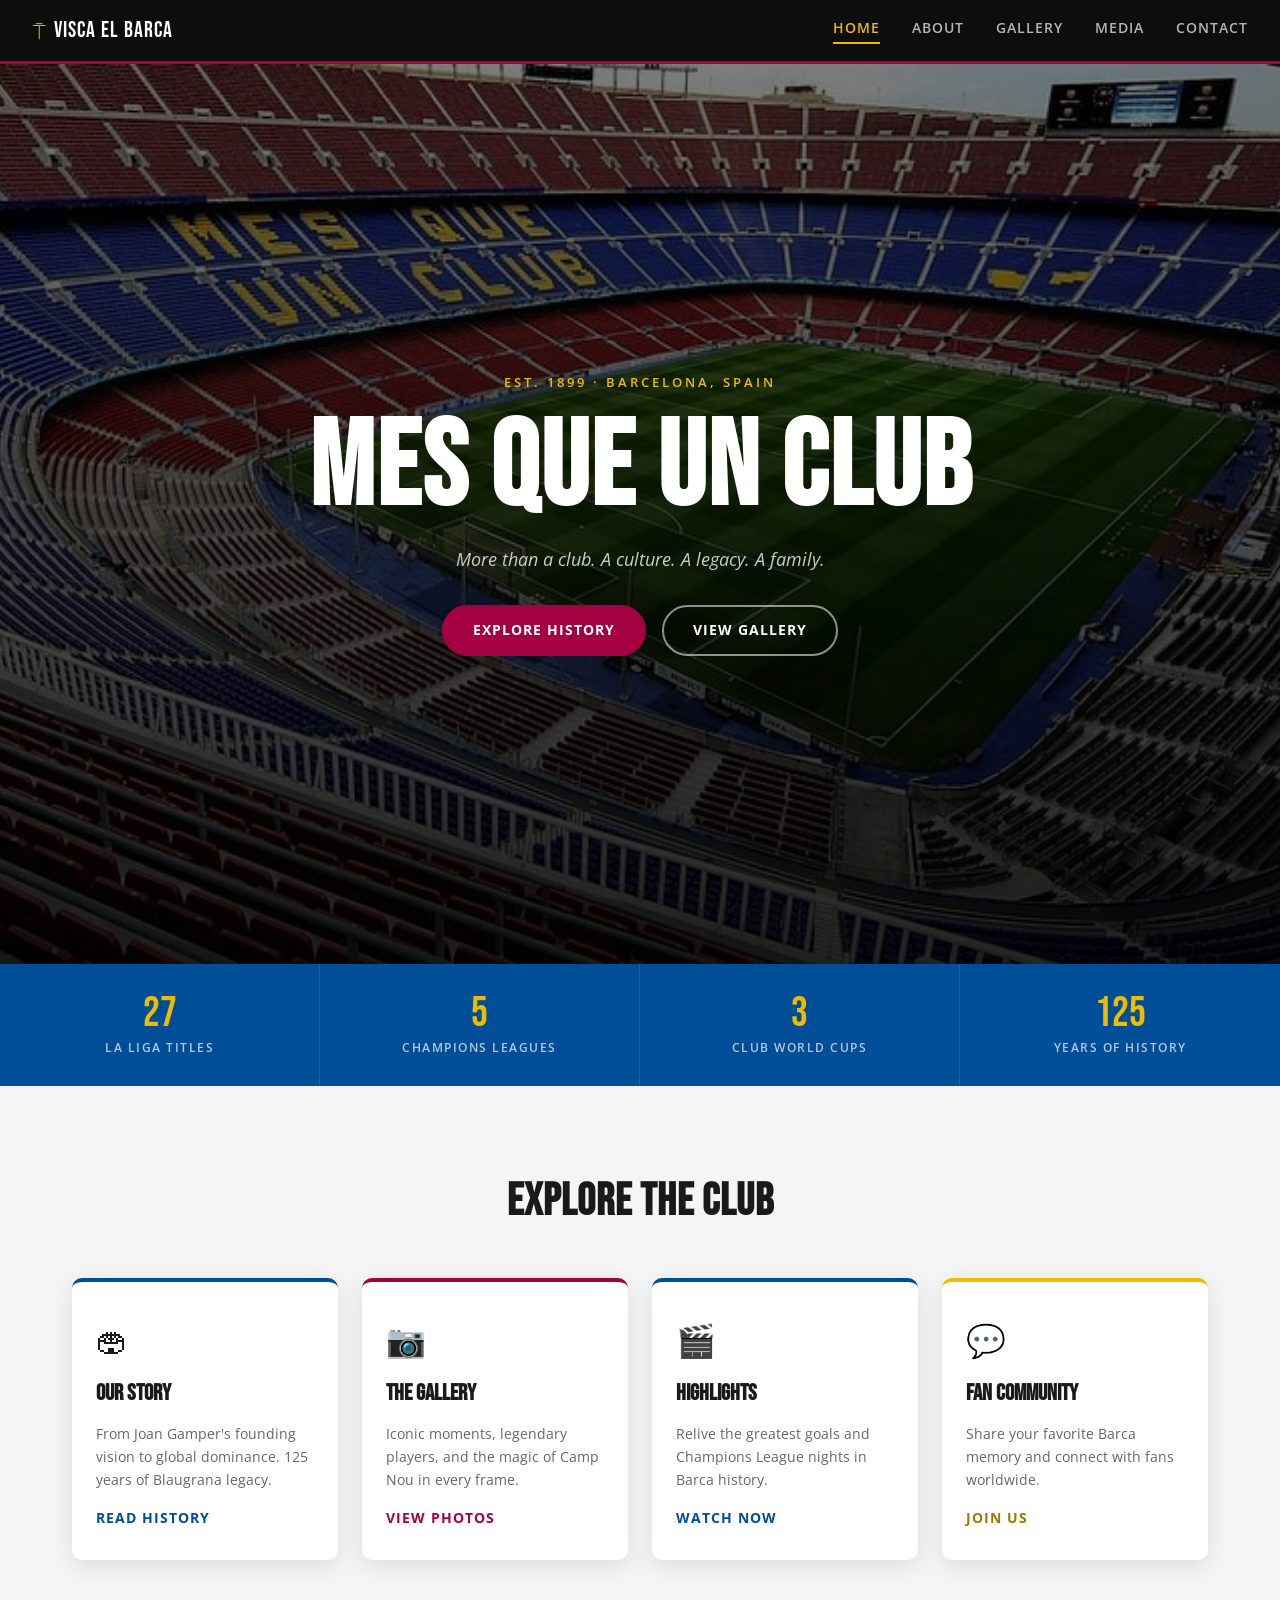
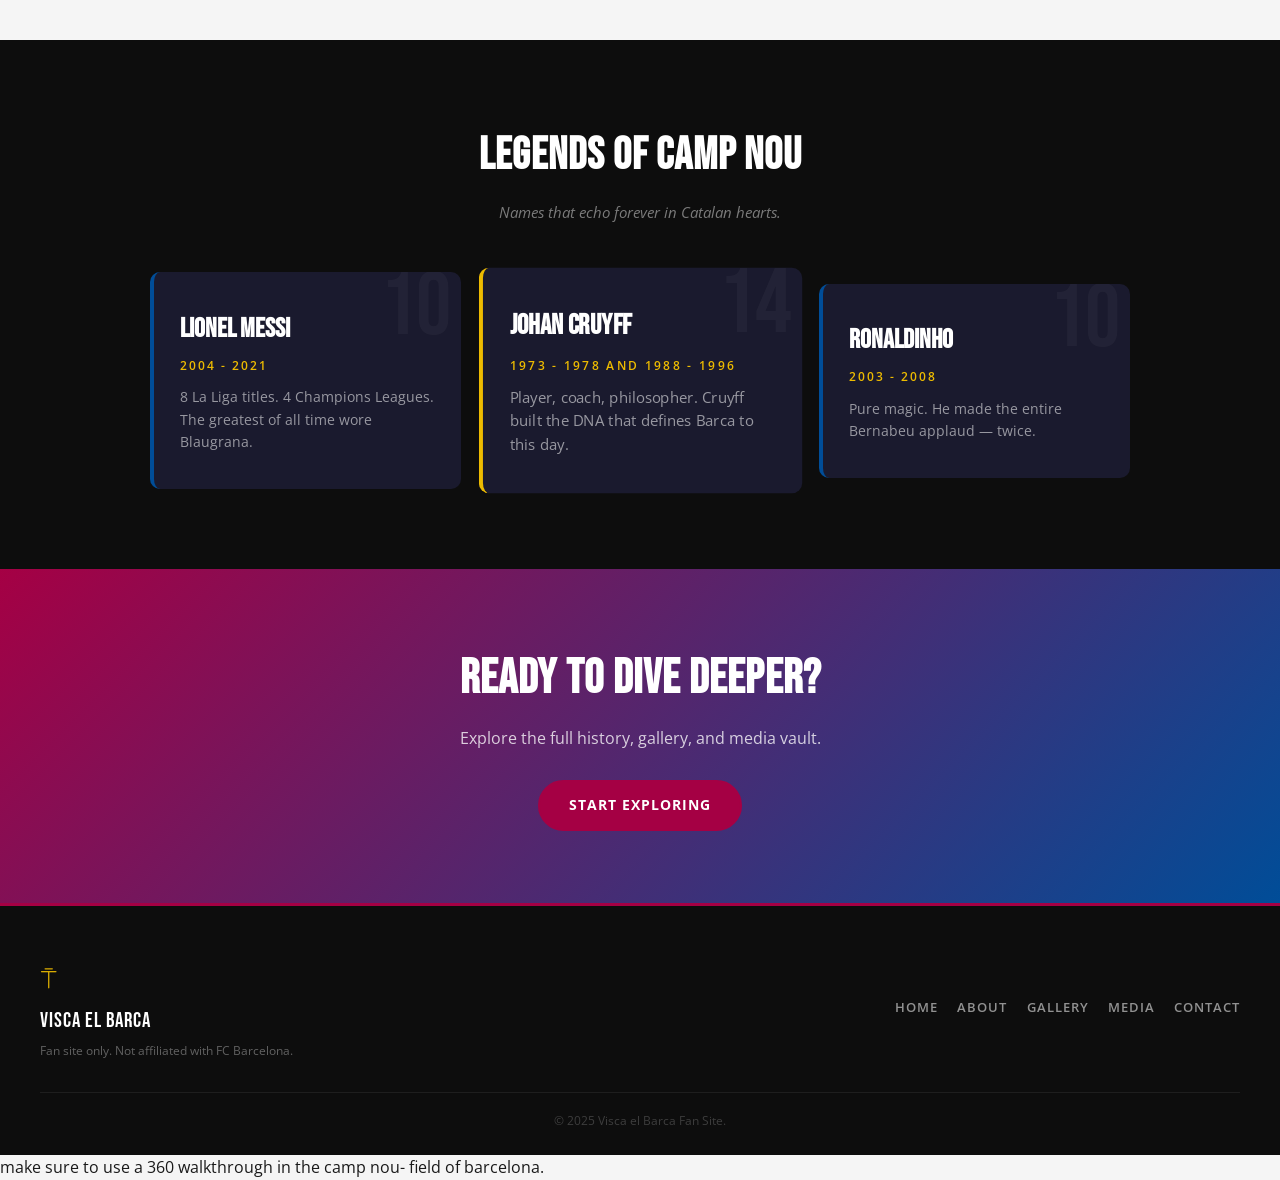
<file: index.html/index.html>
<!DOCTYPE html>
<html lang="en">
<head>
  <meta charset="UTF-8" />
  <meta name="viewport" content="width=device-width, initial-scale=1.0" />
  <title>Visca el Barca - FC Barcelona Fan Site</title>
  <link rel="stylesheet" href="css/style.css" />
  <link href="https://fonts.googleapis.com/css2?family=Bebas+Neue&family=Open+Sans:wght@400;600;700&display=swap" rel="stylesheet" />
</head>
<body>

  <!-- navbar -->
  <header class="navbar">
    <div class="nav-brand">
      <span class="crest">&#9041;</span>
      <span class="brand-name">Visca el Barca</span>
    </div>

    <input type="checkbox" id="nav-toggle" class="nav-toggle" />
    <label for="nav-toggle" class="hamburger">
      <span></span>
      <span></span>
      <span></span>
    </label>

    <nav class="nav-links">
      <a href="index.html" class="active">Home</a>
      <a href="about.html">About</a>
      <a href="gallery.html">Gallery</a>
      <a href="media.html">Media</a>
      <a href="contact.html">Contact</a>
    </nav>
  </header>

  <main>

    <!-- hero section -->
    <section class="hero">
      <div class="hero-overlay"></div>
      <div class="hero-content">
        <p class="hero-eyebrow">Est. 1899 &middot; Barcelona, Spain</p>
        <h1 class="hero-title">Mes que un club</h1>
        <p class="hero-subtitle">More than a club. A culture. A legacy. A family.</p>
        <div class="hero-buttons">
          <a href="about.html" class="btn btn-primary">Explore History</a>
          <a href="gallery.html" class="btn btn-outline">View Gallery</a>
        </div>
      </div>
    </section>

    <!-- trophy stats -->
    <section class="stats-bar">
      <div class="stat">
        <span class="stat-number">27</span>
        <span class="stat-label">La Liga Titles</span>
      </div>
      <div class="stat">
        <span class="stat-number">5</span>
        <span class="stat-label">Champions Leagues</span>
      </div>
      <div class="stat">
        <span class="stat-number">3</span>
        <span class="stat-label">Club World Cups</span>
      </div>
      <div class="stat">
        <span class="stat-number">125</span>
        <span class="stat-label">Years of History</span>
      </div>
    </section>

    <!-- cards -->
    <section class="cards-section">
      <h2 class="section-title">Explore the Club</h2>
      <div class="cards-grid">

        <article class="card">
          <div class="card-icon">&#127967;</div>
          <h3 class="card-title">Our Story</h3>
          <p class="card-text">From Joan Gamper's founding vision to global dominance. 125 years of Blaugrana legacy.</p>
          <a href="about.html" class="card-link">Read History</a>
        </article>

        <article class="card card--red">
          <div class="card-icon">&#128247;</div>
          <h3 class="card-title">The Gallery</h3>
          <p class="card-text">Iconic moments, legendary players, and the magic of Camp Nou in every frame.</p>
          <a href="gallery.html" class="card-link">View Photos</a>
        </article>

        <article class="card">
          <div class="card-icon">&#127916;</div>
          <h3 class="card-title">Highlights</h3>
          <p class="card-text">Relive the greatest goals and Champions League nights in Barca history.</p>
          <a href="media.html" class="card-link">Watch Now</a>
        </article>

        <article class="card card--gold">
          <div class="card-icon">&#128172;</div>
          <h3 class="card-title">Fan Community</h3>
          <p class="card-text">Share your favorite Barca memory and connect with fans worldwide.</p>
          <a href="contact.html" class="card-link">Join Us</a>
        </article>

      </div>
    </section>

    <!-- legends -->
    <section class="legends-section">
      <h2 class="section-title section-title--light">Legends of Camp Nou</h2>
      <p class="legends-sub">Names that echo forever in Catalan hearts.</p>

      <div class="legends-grid">

        <div class="legend-card">
          <span class="legend-number">10</span>
          <h3 class="legend-name">Lionel Messi</h3>
          <p class="legend-era">2004 - 2021</p>
          <p class="legend-desc">8 La Liga titles. 4 Champions Leagues. The greatest of all time wore Blaugrana.</p>
        </div>

        <div class="legend-card legend-card--featured">
          <span class="legend-number">14</span>
          <h3 class="legend-name">Johan Cruyff</h3>
          <p class="legend-era">1973 - 1978 and 1988 - 1996</p>
          <p class="legend-desc">Player, coach, philosopher. Cruyff built the DNA that defines Barca to this day.</p>
        </div>

        <div class="legend-card">
          <span class="legend-number">10</span>
          <h3 class="legend-name">Ronaldinho</h3>
          <p class="legend-era">2003 - 2008</p>
          <p class="legend-desc">Pure magic. He made the entire Bernabeu applaud — twice.</p>
        </div>

      </div>
    </section>

    <!-- bottom cta -->
    <section class="cta-banner">
      <h2 class="cta-title">Ready to dive deeper?</h2>
      <p class="cta-sub">Explore the full history, gallery, and media vault.</p>
      <a href="about.html" class="btn btn-primary">Start Exploring</a>
    </section>

  </main>

  <!-- footer -->
  <footer class="footer">
    <div class="footer-inner">
      <div class="footer-brand">
        <span class="footer-crest">&#9041;</span>
        <span class="footer-title">Visca el Barca</span>
        <p class="footer-tagline">Fan site only. Not affiliated with FC Barcelona.</p>
      </div>
      <nav class="footer-links">
        <a href="index.html">Home</a>
        <a href="about.html">About</a>
        <a href="gallery.html">Gallery</a>
        <a href="media.html">Media</a>
        <a href="contact.html">Contact</a>
      </nav>
    </div>
    <p class="footer-copy">&copy; 2025 Visca el Barca Fan Site.</p>
  </footer>

</body>
</html>

make sure to use a 360 walkthrough in the camp nou- field of barcelona.
</file>
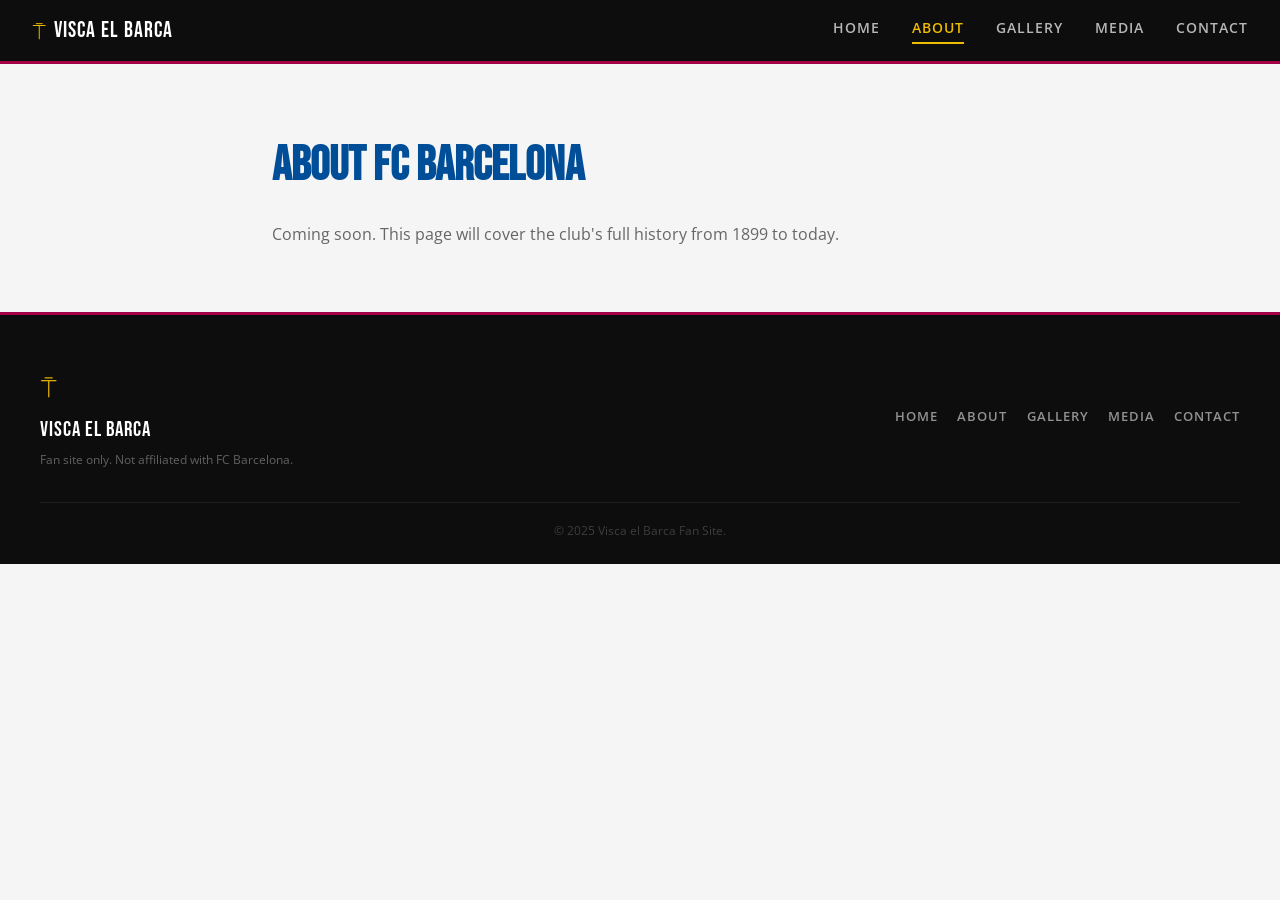
<file: index.html/about.html>
<!DOCTYPE html>
<html lang="en">
<head>
  <meta charset="UTF-8" />
  <meta name="viewport" content="width=device-width, initial-scale=1.0" />
  <title>About - Visca el Barca</title>
  <link rel="stylesheet" href="css/style.css" />
  <link href="https://fonts.googleapis.com/css2?family=Bebas+Neue&family=Open+Sans:wght@400;600;700&display=swap" rel="stylesheet" />
</head>
<body>
  <header class="navbar">
    <div class="nav-brand">
      <span class="crest">&#9041;</span>
      <span class="brand-name">Visca el Barca</span>
    </div>
    <input type="checkbox" id="nav-toggle" class="nav-toggle" />
    <label for="nav-toggle" class="hamburger">
      <span></span><span></span><span></span>
    </label>
    <nav class="nav-links">
      <a href="index.html">Home</a>
      <a href="about.html" class="active">About</a>
      <a href="gallery.html">Gallery</a>
      <a href="media.html">Media</a>
      <a href="contact.html">Contact</a>
    </nav>
  </header>

  <main style="padding: 4rem 2rem; max-width: 800px; margin: 0 auto;">
    <h1 style="font-family: 'Bebas Neue', sans-serif; font-size: 3rem; color: #004D98; margin-bottom: 1rem;">About FC Barcelona</h1>
    <p style="color: #666; font-size: 1rem; line-height: 1.7;">Coming soon. This page will cover the club's full history from 1899 to today.</p>
  </main>

  <footer class="footer">
    <div class="footer-inner">
      <div class="footer-brand">
        <span class="footer-crest">&#9041;</span>
        <span class="footer-title">Visca el Barca</span>
        <p class="footer-tagline">Fan site only. Not affiliated with FC Barcelona.</p>
      </div>
      <nav class="footer-links">
        <a href="index.html">Home</a>
        <a href="about.html">About</a>
        <a href="gallery.html">Gallery</a>
        <a href="media.html">Media</a>
        <a href="contact.html">Contact</a>
      </nav>
    </div>
    <p class="footer-copy">&copy; 2025 Visca el Barca Fan Site.</p>
  </footer>
</body>
</html>
</file>
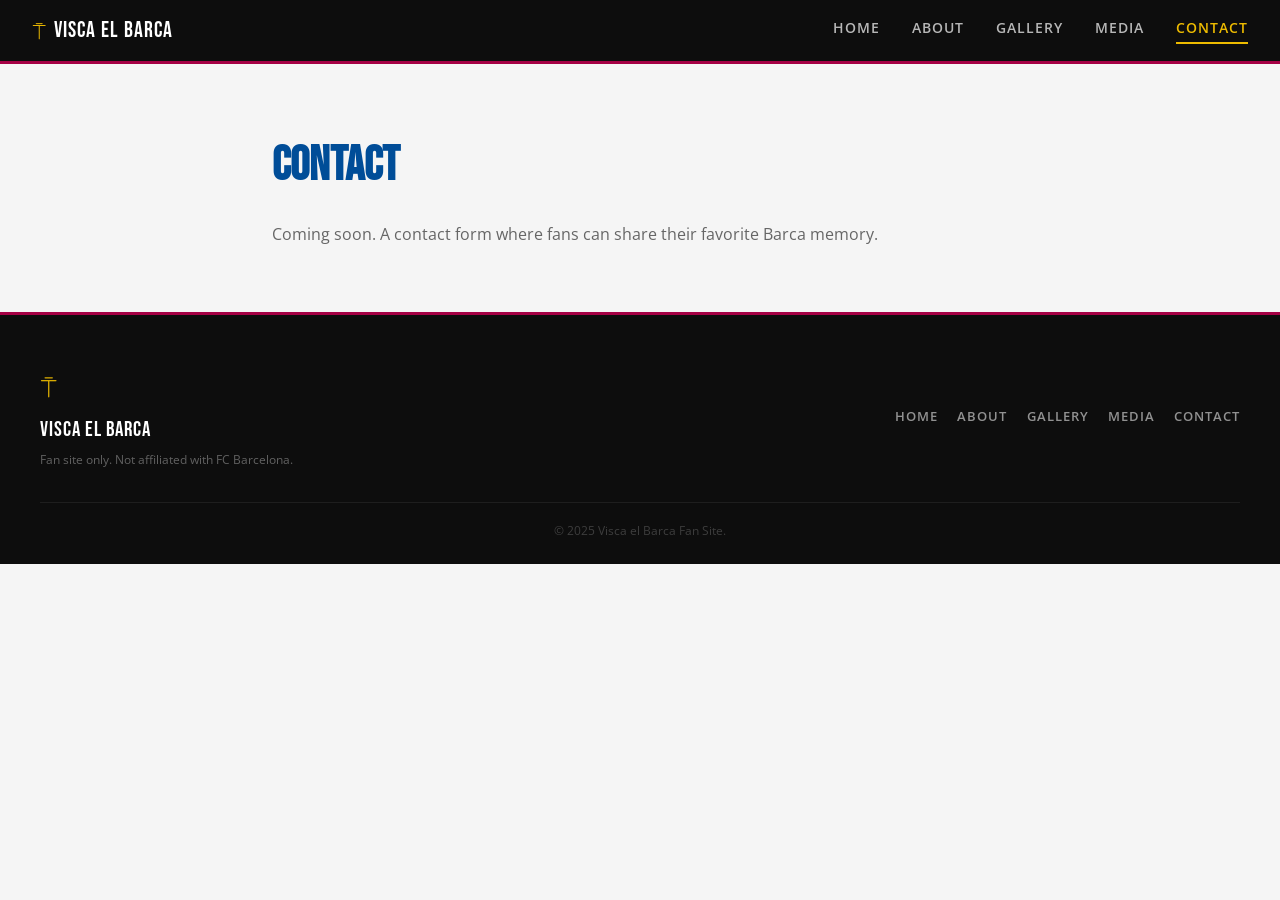
<file: index.html/contact.html>
<!DOCTYPE html>
<html lang="en">
<head>
  <meta charset="UTF-8" />
  <meta name="viewport" content="width=device-width, initial-scale=1.0" />
  <title>Contact - Visca el Barca</title>
  <link rel="stylesheet" href="css/style.css" />
  <link href="https://fonts.googleapis.com/css2?family=Bebas+Neue&family=Open+Sans:wght@400;600;700&display=swap" rel="stylesheet" />
</head>
<body>
  <header class="navbar">
    <div class="nav-brand">
      <span class="crest">&#9041;</span>
      <span class="brand-name">Visca el Barca</span>
    </div>
    <input type="checkbox" id="nav-toggle" class="nav-toggle" />
    <label for="nav-toggle" class="hamburger">
      <span></span><span></span><span></span>
    </label>
    <nav class="nav-links">
      <a href="index.html">Home</a>
      <a href="about.html">About</a>
      <a href="gallery.html">Gallery</a>
      <a href="media.html">Media</a>
      <a href="contact.html" class="active">Contact</a>
    </nav>
  </header>

  <main style="padding: 4rem 2rem; max-width: 800px; margin: 0 auto;">
    <h1 style="font-family: 'Bebas Neue', sans-serif; font-size: 3rem; color: #004D98; margin-bottom: 1rem;">Contact</h1>
    <p style="color: #666; font-size: 1rem; line-height: 1.7;">Coming soon. A contact form where fans can share their favorite Barca memory.</p>
  </main>

  <footer class="footer">
    <div class="footer-inner">
      <div class="footer-brand">
        <span class="footer-crest">&#9041;</span>
        <span class="footer-title">Visca el Barca</span>
        <p class="footer-tagline">Fan site only. Not affiliated with FC Barcelona.</p>
      </div>
      <nav class="footer-links">
        <a href="index.html">Home</a>
        <a href="about.html">About</a>
        <a href="gallery.html">Gallery</a>
        <a href="media.html">Media</a>
        <a href="contact.html">Contact</a>
      </nav>
    </div>
    <p class="footer-copy">&copy; 2025 Visca el Barca Fan Site.</p>
  </footer>
</body>
</html>
</file>
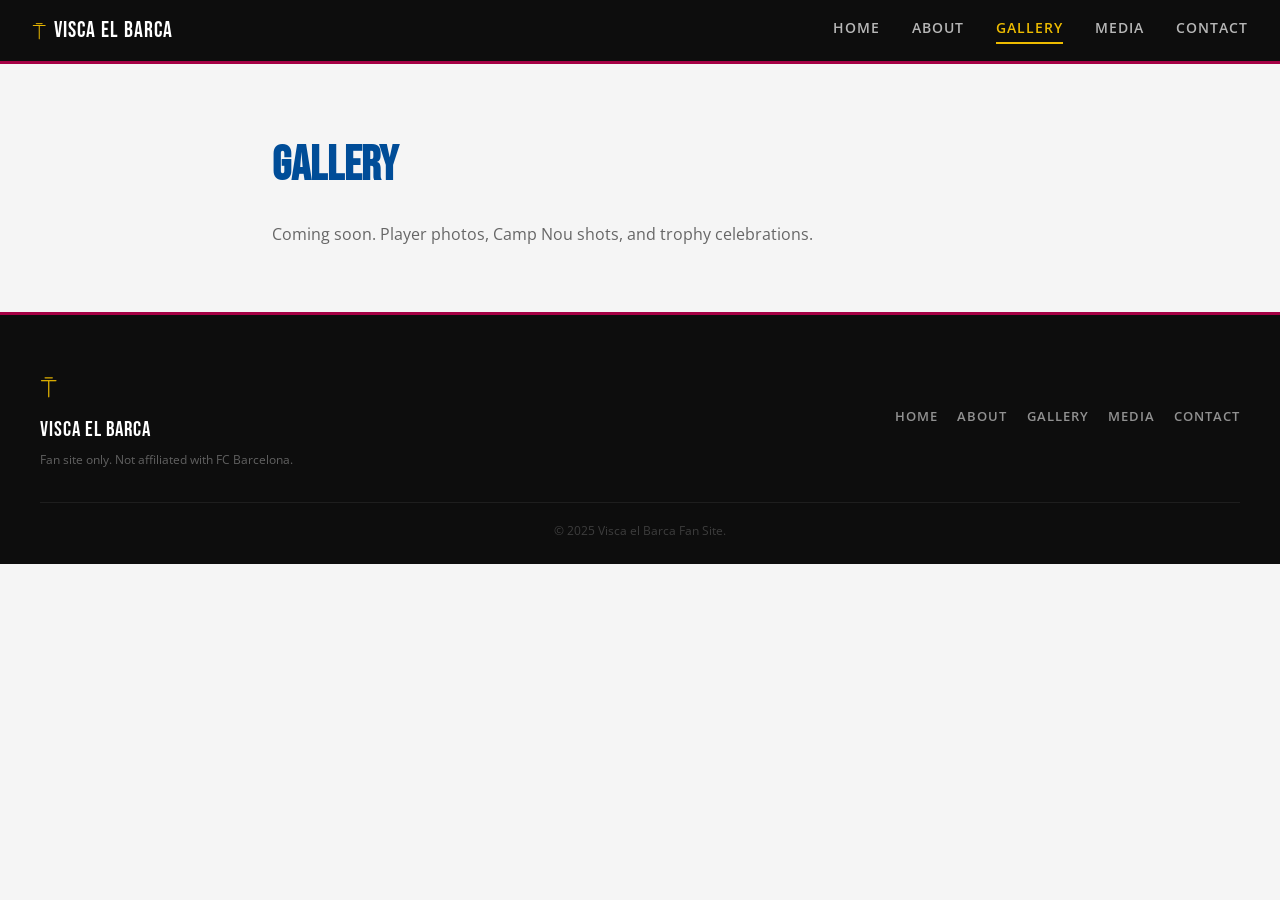
<file: index.html/gallery.html>
<!DOCTYPE html>
<html lang="en">
<head>
  <meta charset="UTF-8" />
  <meta name="viewport" content="width=device-width, initial-scale=1.0" />
  <title>Gallery - Visca el Barca</title>
  <link rel="stylesheet" href="css/style.css" />
  <link href="https://fonts.googleapis.com/css2?family=Bebas+Neue&family=Open+Sans:wght@400;600;700&display=swap" rel="stylesheet" />
</head>
<body>
  <header class="navbar">
    <div class="nav-brand">
      <span class="crest">&#9041;</span>
      <span class="brand-name">Visca el Barca</span>
    </div>
    <input type="checkbox" id="nav-toggle" class="nav-toggle" />
    <label for="nav-toggle" class="hamburger">
      <span></span><span></span><span></span>
    </label>
    <nav class="nav-links">
      <a href="index.html">Home</a>
      <a href="about.html">About</a>
      <a href="gallery.html" class="active">Gallery</a>
      <a href="media.html">Media</a>
      <a href="contact.html">Contact</a>
    </nav>
  </header>

  <main style="padding: 4rem 2rem; max-width: 800px; margin: 0 auto;">
    <h1 style="font-family: 'Bebas Neue', sans-serif; font-size: 3rem; color: #004D98; margin-bottom: 1rem;">Gallery</h1>
    <p style="color: #666; font-size: 1rem; line-height: 1.7;">Coming soon. Player photos, Camp Nou shots, and trophy celebrations.</p>
  </main>

  <footer class="footer">
    <div class="footer-inner">
      <div class="footer-brand">
        <span class="footer-crest">&#9041;</span>
        <span class="footer-title">Visca el Barca</span>
        <p class="footer-tagline">Fan site only. Not affiliated with FC Barcelona.</p>
      </div>
      <nav class="footer-links">
        <a href="index.html">Home</a>
        <a href="about.html">About</a>
        <a href="gallery.html">Gallery</a>
        <a href="media.html">Media</a>
        <a href="contact.html">Contact</a>
      </nav>
    </div>
    <p class="footer-copy">&copy; 2025 Visca el Barca Fan Site.</p>
  </footer>
</body>
</html>
</file>
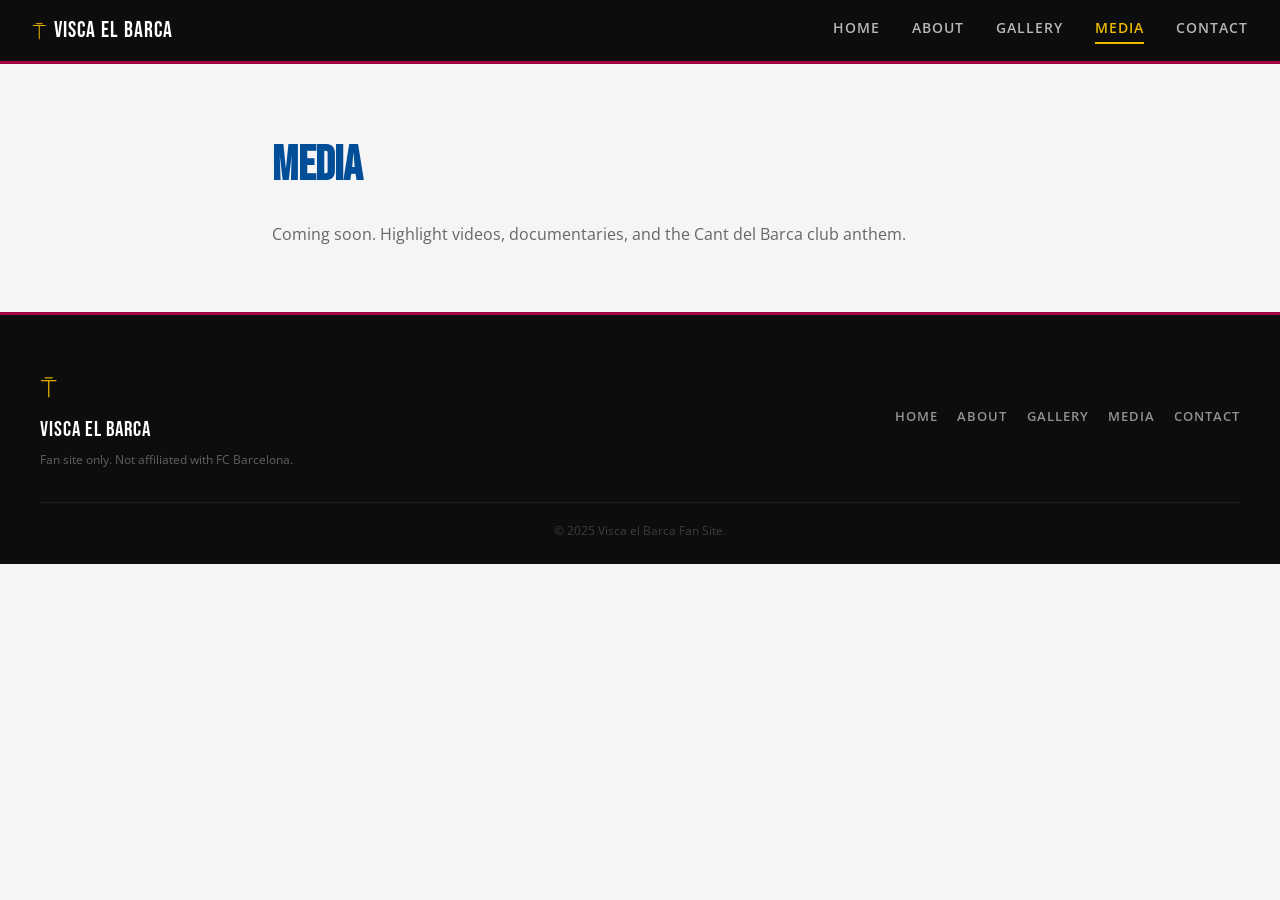
<file: index.html/media.html>
<!DOCTYPE html>
<html lang="en">
<head>
  <meta charset="UTF-8" />
  <meta name="viewport" content="width=device-width, initial-scale=1.0" />
  <title>Media - Visca el Barca</title>
  <link rel="stylesheet" href="css/style.css" />
  <link href="https://fonts.googleapis.com/css2?family=Bebas+Neue&family=Open+Sans:wght@400;600;700&display=swap" rel="stylesheet" />
</head>
<body>
  <header class="navbar">
    <div class="nav-brand">
      <span class="crest">&#9041;</span>
      <span class="brand-name">Visca el Barca</span>
    </div>
    <input type="checkbox" id="nav-toggle" class="nav-toggle" />
    <label for="nav-toggle" class="hamburger">
      <span></span><span></span><span></span>
    </label>
    <nav class="nav-links">
      <a href="index.html">Home</a>
      <a href="about.html">About</a>
      <a href="gallery.html">Gallery</a>
      <a href="media.html" class="active">Media</a>
      <a href="contact.html">Contact</a>
    </nav>
  </header>

  <main style="padding: 4rem 2rem; max-width: 800px; margin: 0 auto;">
    <h1 style="font-family: 'Bebas Neue', sans-serif; font-size: 3rem; color: #004D98; margin-bottom: 1rem;">Media</h1>
    <p style="color: #666; font-size: 1rem; line-height: 1.7;">Coming soon. Highlight videos, documentaries, and the Cant del Barca club anthem.</p>
  </main>

  <footer class="footer">
    <div class="footer-inner">
      <div class="footer-brand">
        <span class="footer-crest">&#9041;</span>
        <span class="footer-title">Visca el Barca</span>
        <p class="footer-tagline">Fan site only. Not affiliated with FC Barcelona.</p>
      </div>
      <nav class="footer-links">
        <a href="index.html">Home</a>
        <a href="about.html">About</a>
        <a href="gallery.html">Gallery</a>
        <a href="media.html">Media</a>
        <a href="contact.html">Contact</a>
      </nav>
    </div>
    <p class="footer-copy">&copy; 2025 Visca el Barca Fan Site.</p>
  </footer>
</body>
</html>
</file>
<file: index.html/css/style.css>
/* colors and fonts I'm using throughout the site */
:root {
  --blue: #004D98;
  --red: #A50044;
  --gold: #EDBB00;
  --dark: #0d0d0d;
  --dark-card: #1a1a2e;
  --light: #F5F5F5;
  --white: #ffffff;
  --text-dark: #1A1A1A;
  --text-muted: #666666;
  --font-heading: 'Bebas Neue', sans-serif;
  --font-body: 'Open Sans', sans-serif;
}

/* basic reset */
* {
  margin: 0;
  padding: 0;
  box-sizing: border-box;
}

html {
  scroll-behavior: smooth;
}

body {
  font-family: var(--font-body);
  background-color: var(--light);
  color: var(--text-dark);
  line-height: 1.6;
}

a {
  text-decoration: none;
  color: inherit;
}

img {
  max-width: 100%;
  display: block;
}

/* navbar */
.navbar {
  position: sticky;
  top: 0;
  z-index: 999;
  display: flex;
  align-items: center;
  justify-content: space-between;
  padding: 0 2rem;
  height: 64px;
  background-color: var(--dark);
  border-bottom: 3px solid var(--red);
}

.nav-brand {
  display: flex;
  align-items: center;
  gap: 0.5rem;
}

.crest {
  font-size: 1.5rem;
  color: var(--gold);
}

.brand-name {
  font-family: var(--font-heading);
  font-size: 1.4rem;
  color: var(--white);
  letter-spacing: 1px;
}

.nav-links {
  display: flex;
  gap: 2rem;
}

.nav-links a {
  color: rgba(255, 255, 255, 0.7);
  font-size: 0.88rem;
  font-weight: 600;
  text-transform: uppercase;
  letter-spacing: 1px;
  padding-bottom: 3px;
  border-bottom: 2px solid transparent;
  transition: color 0.3s, border-color 0.3s;
}

.nav-links a:hover,
.nav-links a.active {
  color: var(--gold);
  border-bottom-color: var(--gold);
}

/* hide the checkbox */
.nav-toggle {
  display: none;
}

/* hamburger for mobile */
.hamburger {
  display: none;
  flex-direction: column;
  gap: 5px;
  cursor: pointer;
}

.hamburger span {
  display: block;
  width: 25px;
  height: 2px;
  background-color: var(--white);
  border-radius: 2px;
  transition: all 0.3s;
}

/* hero */
.hero {
  position: relative;
  min-height: 100vh;
  display: flex;
  align-items: center;
  justify-content: center;
  background-color: #00204a;
  background-image: url('../images/d1.jpg');
  background-size: cover;
  background-position: center;
  overflow: hidden;
}

.hero-overlay {
  position: absolute;
  inset: 0;
  background: linear-gradient(to bottom, rgba(0,0,0,0.5), rgba(0,0,0,0.85));
}

.hero-content {
  position: relative;
  z-index: 2;
  text-align: center;
  padding: 2rem;
  max-width: 800px;
  animation: fadeUp 1s ease both;
}

@keyframes fadeUp {
  from {
    opacity: 0;
    transform: translateY(25px);
  }
  to {
    opacity: 1;
    transform: translateY(0);
  }
}

.hero-eyebrow {
  font-size: 0.82rem;
  font-weight: 600;
  letter-spacing: 3px;
  text-transform: uppercase;
  color: var(--gold);
  margin-bottom: 1rem;
}

.hero-title {
  font-family: var(--font-heading);
  font-size: clamp(3rem, 10vw, 7.5rem);
  color: var(--white);
  line-height: 1;
  letter-spacing: 2px;
}

.hero-subtitle {
  margin-top: 1rem;
  font-size: 1.1rem;
  color: rgba(255, 255, 255, 0.78);
  font-style: italic;
}

.hero-buttons {
  display: flex;
  gap: 1rem;
  justify-content: center;
  flex-wrap: wrap;
  margin-top: 2rem;
}

/* buttons */
.btn {
  padding: 0.75rem 1.8rem;
  border-radius: 50px;
  font-size: 0.88rem;
  font-weight: 700;
  text-transform: uppercase;
  letter-spacing: 1px;
  transition: all 0.3s;
  display: inline-block;
}

.btn-primary {
  background-color: var(--red);
  color: var(--white);
  border: 2px solid var(--red);
}

.btn-primary:hover {
  background-color: #c2005a;
  border-color: #c2005a;
  transform: translateY(-2px);
}

.btn-outline {
  background-color: transparent;
  color: var(--white);
  border: 2px solid rgba(255, 255, 255, 0.55);
}

.btn-outline:hover {
  background-color: rgba(255, 255, 255, 0.1);
  border-color: var(--white);
  transform: translateY(-2px);
}

/* stats bar */
.stats-bar {
  display: flex;
  flex-wrap: wrap;
  background-color: var(--blue);
}

.stat {
  flex: 1 1 140px;
  display: flex;
  flex-direction: column;
  align-items: center;
  padding: 1.8rem 1rem;
  border-right: 1px solid rgba(255, 255, 255, 0.12);
  transition: background 0.3s;
}

.stat:last-child {
  border-right: none;
}

.stat:hover {
  background-color: rgba(255, 255, 255, 0.07);
}

.stat-number {
  font-family: var(--font-heading);
  font-size: 2.6rem;
  color: var(--gold);
  line-height: 1;
}

.stat-label {
  font-size: 0.72rem;
  font-weight: 600;
  letter-spacing: 1.5px;
  text-transform: uppercase;
  color: rgba(255, 255, 255, 0.7);
  margin-top: 0.3rem;
  text-align: center;
}

/* section title */
.section-title {
  font-family: var(--font-heading);
  font-size: clamp(1.8rem, 4vw, 2.8rem);
  letter-spacing: 1px;
  text-align: center;
  margin-bottom: 2.5rem;
  color: var(--text-dark);
}

.section-title--light {
  color: var(--white);
}

/* cards */
.cards-section {
  padding: 5rem 2rem;
  max-width: 1200px;
  margin: 0 auto;
}

.cards-grid {
  display: grid;
  grid-template-columns: repeat(auto-fit, minmax(230px, 1fr));
  gap: 1.5rem;
}

.card {
  background-color: var(--white);
  border-radius: 10px;
  padding: 2rem 1.5rem;
  border-top: 4px solid var(--blue);
  box-shadow: 0 6px 24px rgba(0, 0, 0, 0.1);
  display: flex;
  flex-direction: column;
  gap: 0.6rem;
  transition: transform 0.3s, box-shadow 0.3s;
}

.card:hover {
  transform: translateY(-7px);
  box-shadow: 0 14px 36px rgba(0, 0, 0, 0.14);
}

.card--red {
  border-top-color: var(--red);
}

.card--gold {
  border-top-color: var(--gold);
}

.card-icon {
  font-size: 2rem;
}

.card-title {
  font-family: var(--font-heading);
  font-size: 1.45rem;
  color: var(--text-dark);
}

.card-text {
  font-size: 0.9rem;
  color: var(--text-muted);
  line-height: 1.6;
  flex: 1;
}

.card-link {
  font-size: 0.85rem;
  font-weight: 700;
  text-transform: uppercase;
  letter-spacing: 1px;
  color: var(--blue);
  margin-top: 0.4rem;
  transition: opacity 0.2s;
}

.card--red .card-link {
  color: var(--red);
}

.card--gold .card-link {
  color: #9a7a00;
}

.card-link:hover {
  opacity: 0.7;
}

/* legends */
.legends-section {
  background-color: var(--dark);
  padding: 5rem 2rem;
  text-align: center;
}

.legends-sub {
  color: rgba(255, 255, 255, 0.45);
  font-style: italic;
  margin-top: -2rem;
  margin-bottom: 3rem;
  font-size: 0.95rem;
}

.legends-grid {
  display: grid;
  grid-template-columns: repeat(auto-fit, minmax(230px, 1fr));
  gap: 1.5rem;
  max-width: 980px;
  margin: 0 auto;
  align-items: center;
}

.legend-card {
  background-color: var(--dark-card);
  border-radius: 10px;
  padding: 2.2rem 1.6rem;
  border-left: 4px solid var(--blue);
  position: relative;
  overflow: hidden;
  text-align: left;
  transition: transform 0.3s;
}

.legend-card:hover {
  transform: translateY(-5px);
}

.legend-card--featured {
  border-left-color: var(--gold);
  transform: scale(1.04);
}

.legend-card--featured:hover {
  transform: scale(1.04) translateY(-5px);
}

/* big faded number in background */
.legend-number {
  position: absolute;
  top: -8px;
  right: 10px;
  font-family: var(--font-heading);
  font-size: 5.5rem;
  color: rgba(255, 255, 255, 0.04);
  line-height: 1;
  user-select: none;
  pointer-events: none;
}

.legend-name {
  font-family: var(--font-heading);
  font-size: 1.7rem;
  color: var(--white);
}

.legend-era {
  font-size: 0.75rem;
  font-weight: 600;
  letter-spacing: 2px;
  text-transform: uppercase;
  color: var(--gold);
  margin: 0.3rem 0 0.7rem;
}

.legend-desc {
  font-size: 0.88rem;
  color: rgba(255, 255, 255, 0.55);
  line-height: 1.6;
}

/* cta */
.cta-banner {
  background: linear-gradient(135deg, var(--red), var(--blue));
  text-align: center;
  padding: 4.5rem 2rem;
}

.cta-title {
  font-family: var(--font-heading);
  font-size: clamp(1.8rem, 4vw, 3rem);
  color: var(--white);
  letter-spacing: 1px;
  margin-bottom: 0.5rem;
}

.cta-sub {
  color: rgba(255, 255, 255, 0.78);
  font-size: 1rem;
  margin-bottom: 1.8rem;
}

/* footer */
.footer {
  width: 100%;
  background-color: var(--dark);
  border-top: 3px solid var(--red);
  padding: 3rem 2rem 1.5rem;
}

.footer-inner {
  display: flex;
  flex-wrap: wrap;
  justify-content: space-between;
  align-items: center;
  gap: 1.5rem;
  max-width: 1200px;
  margin: 0 auto 2rem;
}

.footer-brand {
  display: flex;
  flex-direction: column;
  gap: 0.25rem;
}

.footer-crest {
  font-size: 1.8rem;
  color: var(--gold);
}

.footer-title {
  font-family: var(--font-heading);
  font-size: 1.3rem;
  color: var(--white);
  letter-spacing: 1px;
}

.footer-tagline {
  font-size: 0.75rem;
  color: rgba(255, 255, 255, 0.35);
}

.footer-links {
  display: flex;
  flex-wrap: wrap;
  gap: 1.2rem;
}

.footer-links a {
  font-size: 0.82rem;
  font-weight: 600;
  text-transform: uppercase;
  letter-spacing: 1px;
  color: rgba(255, 255, 255, 0.55);
  transition: color 0.3s;
}

.footer-links a:hover {
  color: var(--gold);
}

.footer-copy {
  text-align: center;
  font-size: 0.72rem;
  color: rgba(255, 255, 255, 0.2);
  border-top: 1px solid rgba(255, 255, 255, 0.07);
  padding-top: 1.2rem;
  max-width: 1200px;
  margin: 0 auto;
}

/* mobile */
@media (max-width: 768px) {
  .hamburger {
    display: flex;
  }

  .nav-links {
    display: none;
    position: absolute;
    top: 64px;
    left: 0;
    width: 100%;
    background-color: var(--dark);
    flex-direction: column;
    align-items: center;
    padding: 1rem 0;
    border-top: 1px solid rgba(255, 255, 255, 0.07);
  }

  .nav-links a {
    width: 100%;
    text-align: center;
    padding: 0.8rem 1rem;
    border-bottom: 1px solid rgba(255, 255, 255, 0.05);
  }

  .nav-toggle:checked ~ .nav-links {
    display: flex;
  }

  .nav-toggle:checked ~ .hamburger span:nth-child(1) {
    transform: rotate(45deg) translate(5px, 5px);
  }

  .nav-toggle:checked ~ .hamburger span:nth-child(2) {
    opacity: 0;
  }

  .nav-toggle:checked ~ .hamburger span:nth-child(3) {
    transform: rotate(-45deg) translate(5px, -5px);
  }

  .stat {
    flex: 1 1 45%;
  }

  .stat:nth-child(2) {
    border-right: none;
  }

  .legend-card--featured {
    transform: scale(1);
  }

  .footer-inner {
    flex-direction: column;
    align-items: flex-start;
  }
}

@media (max-width: 480px) {
  .hero-buttons {
    flex-direction: column;
    align-items: center;
  }

  .btn {
    width: 200px;
    text-align: center;
  }

  .stat {
    flex: 1 1 100%;
    border-right: none;
    border-bottom: 1px solid rgba(255, 255, 255, 0.1);
  }

  .stat:last-child {
    border-bottom: none;
  }
}
</file>
